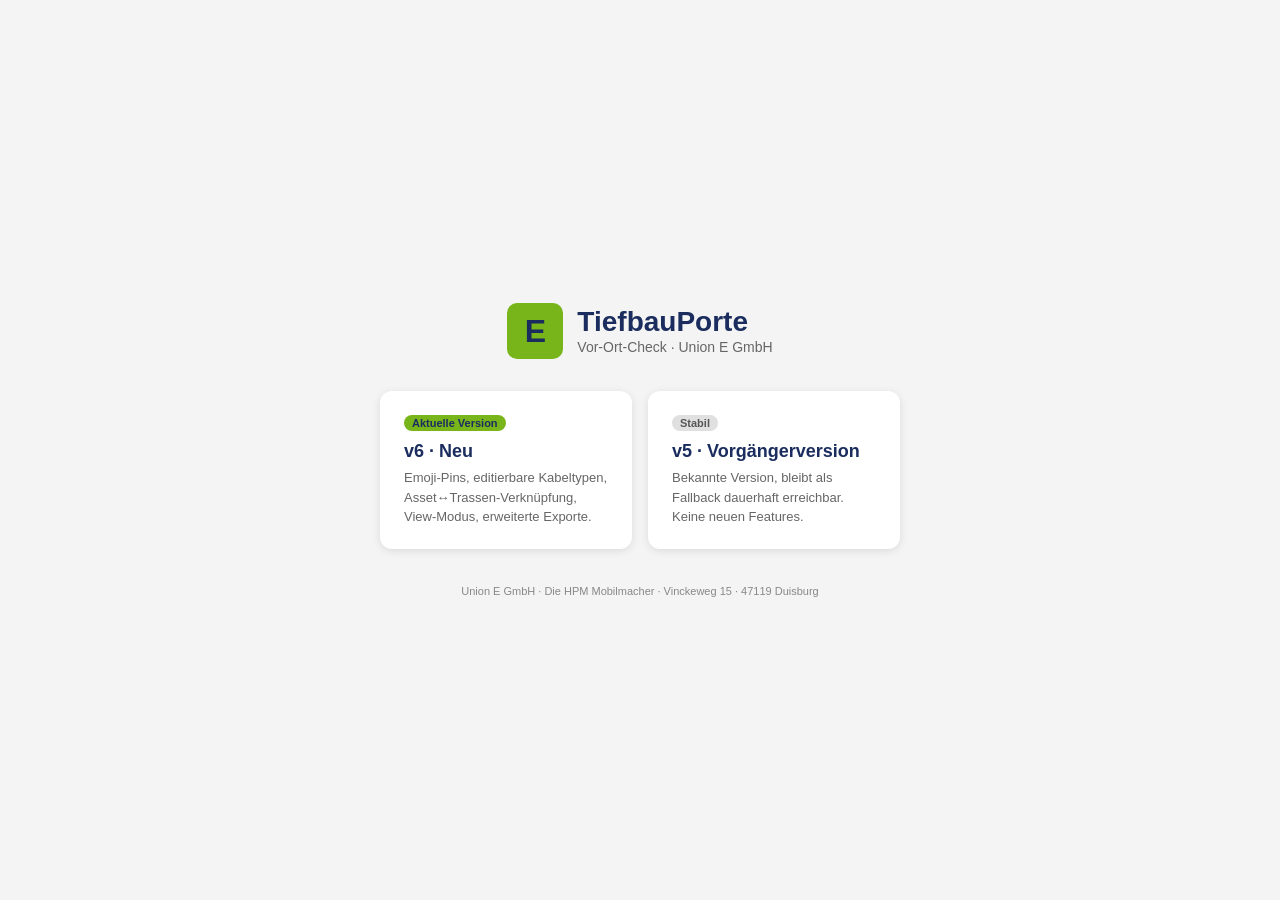
<file: index.html>
<!DOCTYPE html>
<html lang="de">
<head>
<meta charset="UTF-8">
<meta name="viewport" content="width=device-width,initial-scale=1.0">
<meta name="theme-color" content="#1B2D5E">
<title>TiefbauPorte · Union E</title>
<style>
:root{--navy:#1B2D5E;--green:#78B51A;--bg:#F4F4F4;--text:#1A1A1A}
*{box-sizing:border-box}
html,body{margin:0;padding:0;font-family:Calibri,Arial,sans-serif;color:var(--text);background:var(--bg)}
body{min-height:100vh;display:flex;flex-direction:column;align-items:center;justify-content:center;padding:24px}
.brand{display:flex;align-items:center;gap:14px;margin-bottom:32px}
.logo{width:56px;height:56px;background:var(--green);color:var(--navy);font-weight:bold;display:flex;align-items:center;justify-content:center;border-radius:10px;font-size:32px}
.brand h1{margin:0;color:var(--navy);font-size:28px;line-height:1}
.brand h1 small{display:block;font-size:14px;color:#666;font-weight:400;margin-top:4px}
.choices{display:grid;grid-template-columns:1fr;gap:16px;max-width:520px;width:100%}
@media (min-width:640px){.choices{grid-template-columns:1fr 1fr}}
.card{background:#fff;border-radius:12px;padding:20px 22px;box-shadow:0 2px 8px rgba(0,0,0,.1);text-decoration:none;color:var(--text);border:2px solid transparent;transition:all .15s}
.card:hover{border-color:var(--green);transform:translateY(-2px);box-shadow:0 6px 16px rgba(0,0,0,.15)}
.card h2{color:var(--navy);margin:0 0 6px;font-size:18px}
.card .tag{display:inline-block;background:var(--green);color:var(--navy);padding:2px 8px;border-radius:10px;font-size:11px;font-weight:bold;margin-bottom:10px}
.card .tag.stable{background:#e0e0e0;color:#555}
.card p{margin:0;font-size:13px;color:#666;line-height:1.5}
.foot{margin-top:36px;font-size:11px;color:#888;text-align:center}
</style>
</head>
<body>
<div class="brand">
  <div class="logo">E</div>
  <h1>TiefbauPorte<small>Vor-Ort-Check · Union E GmbH</small></h1>
</div>
<div class="choices">
  <a href="v6/" class="card">
    <div class="tag">Aktuelle Version</div>
    <h2>v6 · Neu</h2>
    <p>Emoji-Pins, editierbare Kabeltypen, Asset↔Trassen-Verknüpfung, View-Modus, erweiterte Exporte.</p>
  </a>
  <a href="v5/TiefbauPorte.html" class="card">
    <div class="tag stable">Stabil</div>
    <h2>v5 · Vorgängerversion</h2>
    <p>Bekannte Version, bleibt als Fallback dauerhaft erreichbar. Keine neuen Features.</p>
  </a>
</div>
<div class="foot">Union E GmbH · Die HPM Mobilmacher · Vinckeweg 15 · 47119 Duisburg</div>
</body>
</html>
</file>
